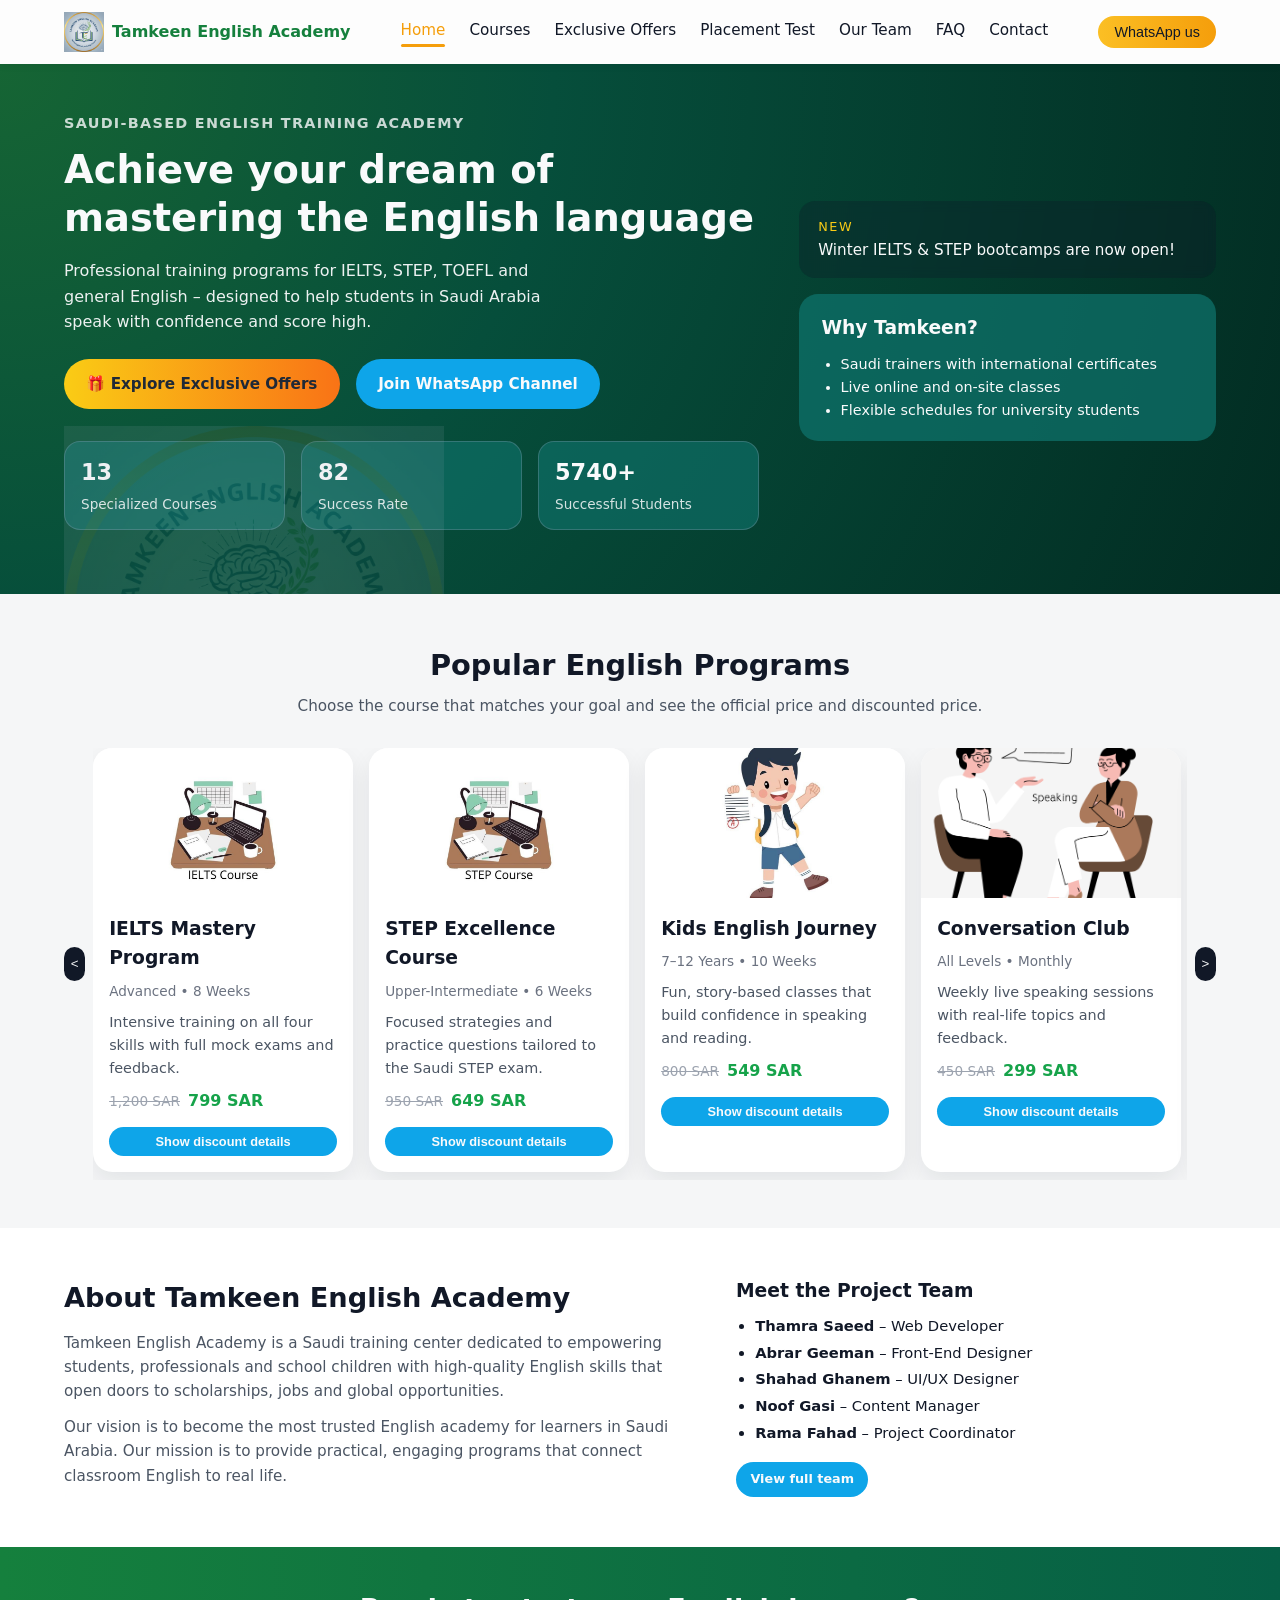
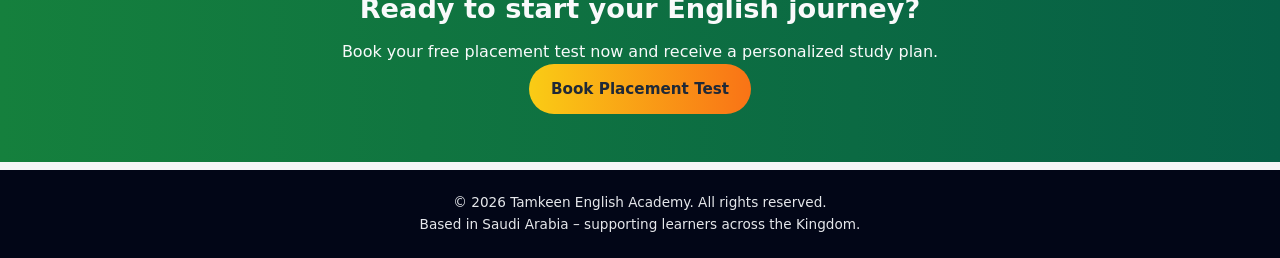
<file: index.html>
<!DOCTYPE html>
<html lang="en">
<head>
    <meta charset="UTF-8">
    <title>Tamkeen English Academy</title>
    <meta name="viewport" content="width=device-width, initial-scale=1.0">
    <link rel="stylesheet" href="css/style.css">
    <script defer src="js/main.js"></script>
</head>
<body>

    <!-- Header / Navigation -->
    <header class="main-header">
        <div class="container header-inner">
            <div class="logo-area">
                <img src="images/logo.png" alt="Tamkeen English Academy logo" class="logo-img">
                <span class="logo-text">Tamkeen English Academy</span>
            </div>

            <nav class="main-nav">
                <a href="index.html" class="active">Home</a>
                <a href="courses.html">Courses</a>
                <a href="offers.html">Exclusive Offers</a>
                <a href="placement-test.html">Placement Test</a>
                <a href="team.html">Our Team</a>
                <a href="faq.html">FAQ</a>
                <a href="contact.html">Contact</a>
            </nav>

            <button class="btn-whatsapp-header">
                WhatsApp us
            </button>

            <!-- Mobile menu toggle -->
            <button class="menu-toggle" data-menu-toggle>
                ☰
            </button>
        </div>
    </header>

    <!-- HERO SECTION -->
    <section class="hero">
        <!-- watermark logo that rotates -->
        <div class="hero-watermark"></div>

        <div class="container hero-inner">
            <div class="hero-text">
                <h5 class="hero-subtitle">Saudi-based English Training Academy</h5>
                <h1 class="hero-title">
                    Achieve your dream of mastering the English language
                </h1>
                <p class="hero-description">
                    Professional training programs for IELTS, STEP, TOEFL and general English –
                    designed to help students in Saudi Arabia speak with confidence and score high.
                </p>

                <div class="hero-buttons">
                    <a href="offers.html" class="btn main-btn">
                        🎁 Explore Exclusive Offers
                    </a>
                    <a href="https://wa.me/" class="btn secondary-btn">
                        Join WhatsApp Channel
                    </a>
                </div>

                <div class="hero-stats">
                    <div class="stat-card">
                        <span class="stat-number" data-counter="13">0</span>
                        <span class="stat-label">Specialized Courses</span>
                    </div>
                    <div class="stat-card">
                        <span class="stat-number" data-counter="98">0</span>
                        <span class="stat-label">Success Rate</span>
                    </div>
                    <div class="stat-card">
                        <span class="stat-number" data-counter="8500">0</span>
                        <span class="stat-label">Successful Students</span>
                    </div>
                </div>
            </div>

            <div class="hero-side">
                <div class="hero-badge">
                    <p class="hero-badge-title">New</p>
                    <p class="hero-badge-text">Winter IELTS & STEP bootcamps are now open!</p>
                </div>

                <div class="hero-highlight">
                    <h3>Why Tamkeen?</h3>
                    <ul>
                        <li>Saudi trainers with international certificates</li>
                        <li>Live online and on-site classes</li>
                        <li>Flexible schedules for university students</li>
                    </ul>
                </div>
            </div>
        </div>
    </section>

    <!-- COURSES HORIZONTAL CARDS -->
    <section class="courses-section">
        <div class="container">
            <div class="section-header">
                <h2>Popular English Programs</h2>
                <p>Choose the course that matches your goal and see the official price and discounted price.</p>
            </div>

            <div class="courses-carousel-wrapper">
                <button class="carousel-btn prev" data-courses-prev>&lt;</button>

                <div class="courses-carousel" data-courses-track>
                    <!-- Card 1 -->
                    <article class="course-card">
                        <img src="images/ielts-course.jpg" alt="IELTS preparation course">
                        <div class="course-body">
                            <h3>IELTS Mastery Program</h3>
                            <p class="course-level">Advanced • 8 Weeks</p>
                            <p class="course-desc">
                                Intensive training on all four skills with full mock exams and feedback.
                            </p>
                            <div class="course-price">
                                <span class="old-price">1,200 SAR</span>
                                <span class="new-price">799 SAR</span>
                            </div>
                            <button class="btn small-btn show-discount">
                                Show discount details
                            </button>
                        </div>
                    </article>

                    <!-- Card 2 -->
                    <article class="course-card">
                        <img src="images/step-course.jpg" alt="STEP exam course">
                        <div class="course-body">
                            <h3>STEP Excellence Course</h3>
                            <p class="course-level">Upper-Intermediate • 6 Weeks</p>
                            <p class="course-desc">
                                Focused strategies and practice questions tailored to the Saudi STEP exam.
                            </p>
                            <div class="course-price">
                                <span class="old-price">950 SAR</span>
                                <span class="new-price">649 SAR</span>
                            </div>
                            <button class="btn small-btn show-discount">
                                Show discount details
                            </button>
                        </div>
                    </article>

                    <!-- Card 3 -->
                    <article class="course-card">
                        <img src="images/kids.jpg" alt="English for kids program">
                        <div class="course-body">
                            <h3>Kids English Journey</h3>
                            <p class="course-level">7–12 Years • 10 Weeks</p>
                            <p class="course-desc">
                                Fun, story-based classes that build confidence in speaking and reading.
                            </p>
                            <div class="course-price">
                                <span class="old-price">800 SAR</span>
                                <span class="new-price">549 SAR</span>
                            </div>
                            <button class="btn small-btn show-discount">
                                Show discount details
                            </button>
                        </div>
                    </article>

                    <!-- Card 4 -->
                    <article class="course-card">
                        <img src="images/conversation.jpg" alt="Conversation club">
                        <div class="course-body">
                            <h3>Conversation Club</h3>
                            <p class="course-level">All Levels • Monthly</p>
                            <p class="course-desc">
                                Weekly live speaking sessions with real-life topics and feedback.
                            </p>
                            <div class="course-price">
                                <span class="old-price">450 SAR</span>
                                <span class="new-price">299 SAR</span>
                            </div>
                            <button class="btn small-btn show-discount">
                                Show discount details
                            </button>
                        </div>
                    </article>

                    <!-- Card 5 -->
                    <article class="course-card">
                        <img src="images/toefl-general.jpg" alt="TOEFL preparation">
                        <div class="course-body">
                            <h3>TOEFL Prep Track</h3>
                            <p class="course-level">Advanced • 6 Weeks</p>
                            <p class="course-desc">
                                Build academic vocabulary and exam strategies for a high TOEFL score.
                            </p>
                            <div class="course-price">
                                <span class="old-price">1,150 SAR</span>
                                <span class="new-price">789 SAR</span>
                            </div>
                            <button class="btn small-btn show-discount">
                                Show discount details
                            </button>
                        </div>
                    </article>

                    <!-- Card 6 -->
                    <article class="course-card">
                        <img src="images/placement-test.jpg" alt="English placement test">
                        <div class="course-body">
                            <h3>Online Placement Test</h3>
                            <p class="course-level">Free • 15 Minutes</p>
                            <p class="course-desc">
                                Discover your current English level and get a personalized course plan.
                            </p>
                            <div class="course-price">
                                <span class="old-price">120 SAR</span>
                                <span class="new-price">FREE</span>
                            </div>
                            <button class="btn small-btn show-discount">
                                Show discount details
                            </button>
                        </div>
                    </article>
                </div>

                <button class="carousel-btn next" data-courses-next>&gt;</button>
            </div>
        </div>
    </section>

    <!-- SHORT ABOUT & TEAM PREVIEW -->
    <section class="about-section">
        <div class="container about-inner">
            <div class="about-text">
                <h2>About Tamkeen English Academy</h2>
                <p>
                    Tamkeen English Academy is a Saudi training center dedicated to empowering students,
                    professionals and school children with high-quality English skills that open doors to
                    scholarships, jobs and global opportunities.
                </p>
                <p>
                    Our vision is to become the most trusted English academy for learners in Saudi Arabia.
                    Our mission is to provide practical, engaging programs that connect classroom English
                    to real life.
                </p>
            </div>
         
            <div class="team-preview">
                <h3>Meet the Project Team</h3>
                <ul>
                    <li><strong>Thamra Saeed</strong> – Web Developer</li>
                    <li><strong>Abrar Geeman</strong> – Front-End Designer</li>
                    <li><strong>Shahad Ghanem</strong> – UI/UX Designer</li>
                    <li><strong>Noof Gasi</strong> – Content Manager</li>
                    <li><strong>Rama Fahad</strong> – Project Coordinator</li>
                </ul>
                <a href="team.html" class="btn small-btn">View full team</a>
            </div>
        </div>
    </section>

    <!-- CALL TO ACTION -->
    <section class="cta-section">
        <div class="container cta-inner">
            <h2>Ready to start your English journey?</h2>
            <p>Book your free placement test now and receive a personalized study plan.</p>
            <a href="placement-test.html" class="btn main-btn">Book Placement Test</a>
        </div>
    </section>

    <!-- Scroll to top button -->
    <button class="scroll-top" data-scroll-top>
        ↑
    </button>

    <!-- Footer -->
    <footer class="main-footer">
        <div class="container footer-inner">
            <p>&copy; 2026 Tamkeen English Academy. All rights reserved.</p>
            <p>Based in Saudi Arabia – supporting learners across the Kingdom.</p>
        </div>
    </footer>

</body>
</html>
</file>
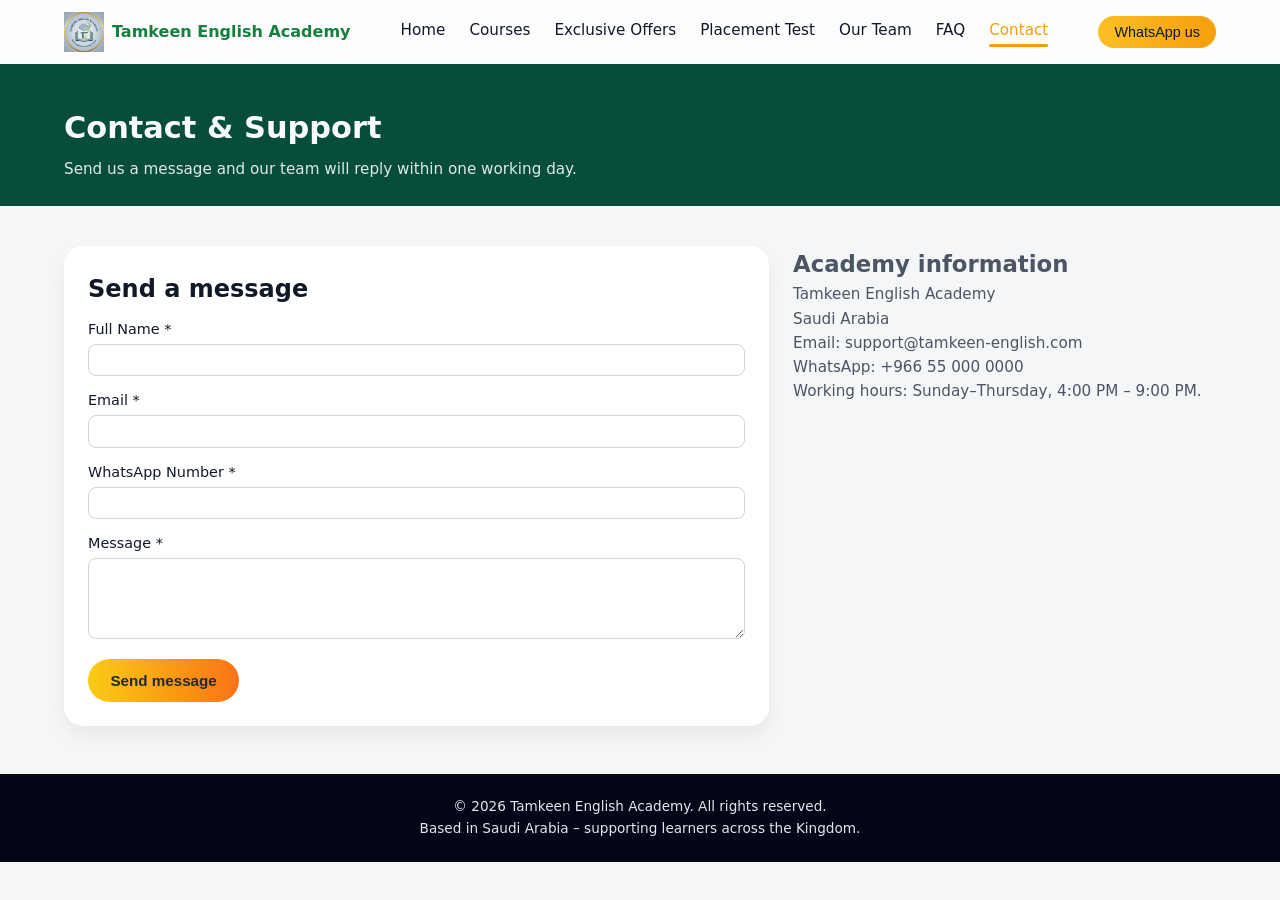
<file: contact.html>
<!DOCTYPE html>
<html lang="en">
<head>
    <meta charset="UTF-8">
    <title>Contact - Tamkeen English Academy</title>
    <meta name="viewport" content="width=device-width, initial-scale=1.0">
    <link rel="stylesheet" href="css/style.css">
    <script defer src="js/main.js"></script>
</head>
<body>

<header class="main-header">
    <div class="container header-inner">
        <div class="logo-area">
            <img src="images/logo.png" alt="Tamkeen English Academy logo" class="logo-img">
            <span class="logo-text">Tamkeen English Academy</span>
        </div>

        <nav class="main-nav">
            <a href="index.html">Home</a>
            <a href="courses.html">Courses</a>
            <a href="offers.html">Exclusive Offers</a>
            <a href="placement-test.html">Placement Test</a>
            <a href="team.html">Our Team</a>
            <a href="faq.html">FAQ</a>
            <a href="contact.html" class="active">Contact</a>
        </nav>

        <button class="btn-whatsapp-header">WhatsApp us</button>
        <button class="menu-toggle" data-menu-toggle>☰</button>
    </div>
</header>

<main>

    <section class="page-hero">
        <div class="container">
            <h1 class="page-title">Contact & Support</h1>
            <p class="page-subtitle">
                Send us a message and our team will reply within one working day.
            </p>
        </div>
    </section>

    <section class="page-section">
        <div class="container contact-layout">
            <div class="form-card">
                <h2>Send a message</h2>

                <form data-validate="form">
                    <div class="form-row">
                        <label>Full Name *</label>
                        <input type="text" data-required>
                    </div>

                    <div class="form-row">
                        <label>Email *</label>
                        <input type="email" data-required>
                    </div>

                    <div class="form-row">
                        <label>WhatsApp Number *</label>
                        <input type="text" data-required>
                    </div>

                    <div class="form-row">
                        <label>Message *</label>
                        <textarea rows="4" data-required></textarea>
                    </div>

                    <button type="submit" class="btn main-btn">Send message</button>
                </form>
            </div>

            <div class="contact-info">
                <h2>Academy information</h2>
                <p>
                    Tamkeen English Academy<br>
                    Saudi Arabia
                </p>
                <p>
                    Email: support@tamkeen-english.com<br>
                    WhatsApp: +966 55 000 0000
                </p>
                <p>
                    Working hours: Sunday–Thursday, 4:00 PM – 9:00 PM.
                </p>
            </div>
        </div>
    </section>

</main>

<footer class="main-footer">
    <div class="container footer-inner">
        <p>&copy; 2026 Tamkeen English Academy. All rights reserved.</p>
        <p>Based in Saudi Arabia – supporting learners across the Kingdom.</p>
    </div>
</footer>

</body>
</html>
</file>
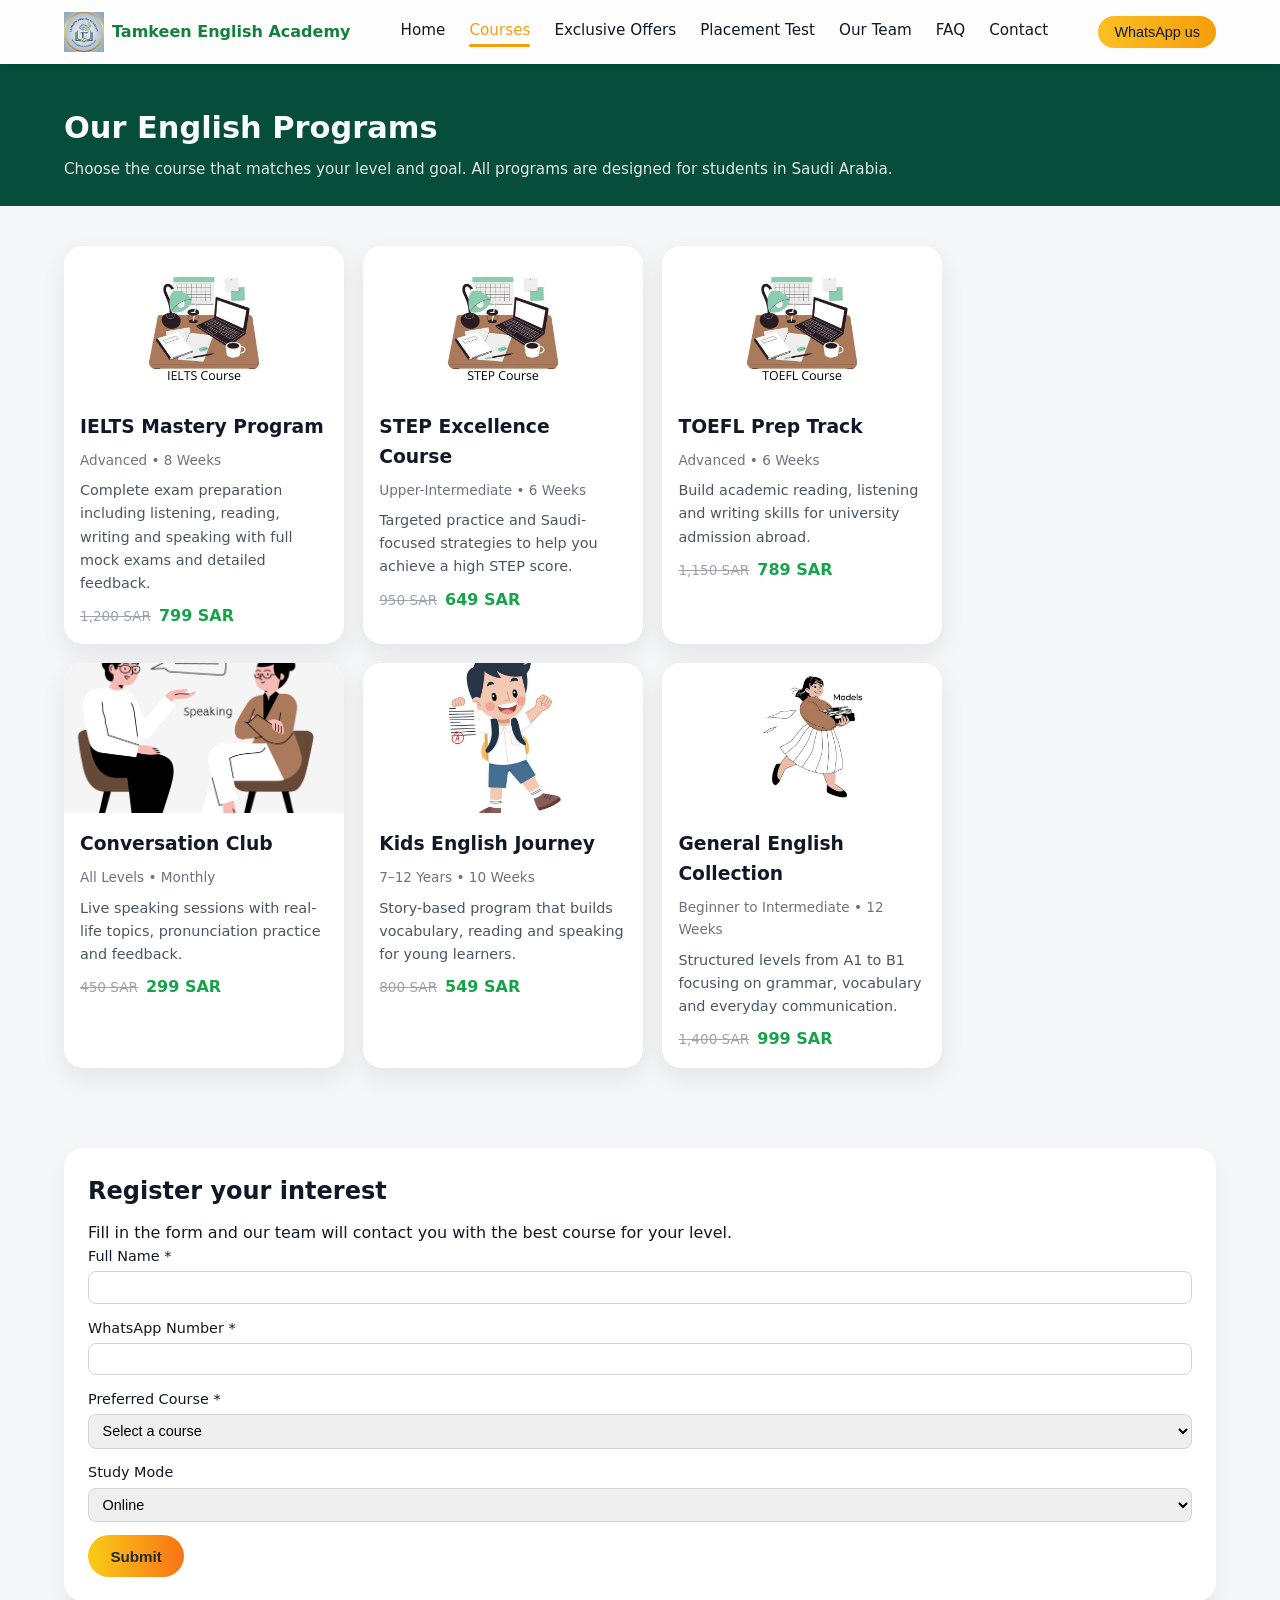
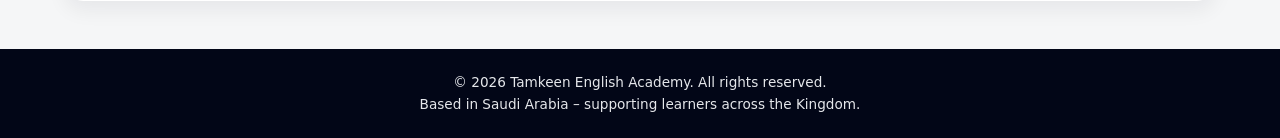
<file: courses.html>
<!DOCTYPE html>
<html lang="en">
<head>
    <meta charset="UTF-8">
    <title>Courses - Tamkeen English Academy</title>
    <meta name="viewport" content="width=device-width, initial-scale=1.0">
    <link rel="stylesheet" href="css/style.css">
    <script defer src="js/main.js"></script>
</head>
<body>

<header class="main-header">
    <div class="container header-inner">
        <div class="logo-area">
            <img src="images/logo.png" alt="Tamkeen English Academy logo" class="logo-img">
            <span class="logo-text">Tamkeen English Academy</span>
        </div>

        <nav class="main-nav">
            <a href="index.html">Home</a>
            <a href="courses.html" class="active">Courses</a>
            <a href="offers.html">Exclusive Offers</a>
            <a href="placement-test.html">Placement Test</a>
            <a href="team.html">Our Team</a>
            <a href="faq.html">FAQ</a>
            <a href="contact.html">Contact</a>
        </nav>

        <button class="btn-whatsapp-header">WhatsApp us</button>
        <button class="menu-toggle" data-menu-toggle>☰</button>
    </div>
</header>

<main>

    <section class="page-hero">
        <div class="container">
            <h1 class="page-title">Our English Programs</h1>
            <p class="page-subtitle">
                Choose the course that matches your level and goal. All programs are designed for students in Saudi Arabia.
            </p>
        </div>
    </section>

    <section class="page-section">
        <div class="container courses-grid">
            <!-- Reuse course cards -->
            <article class="course-card">
                <img src="images/ielts-course.jpg" alt="IELTS preparation course">
                <div class="course-body">
                    <h3>IELTS Mastery Program</h3>
                    <p class="course-level">Advanced • 8 Weeks</p>
                    <p class="course-desc">
                        Complete exam preparation including listening, reading, writing and speaking
                        with full mock exams and detailed feedback.
                    </p>
                    <div class="course-price">
                        <span class="old-price">1,200 SAR</span>
                        <span class="new-price">799 SAR</span>
                    </div>
                </div>
            </article>

            <article class="course-card">
                <img src="images/step-course.jpg" alt="STEP exam course">
                <div class="course-body">
                    <h3>STEP Excellence Course</h3>
                    <p class="course-level">Upper-Intermediate • 6 Weeks</p>
                    <p class="course-desc">
                        Targeted practice and Saudi-focused strategies to help you achieve a high STEP score.
                    </p>
                    <div class="course-price">
                        <span class="old-price">950 SAR</span>
                        <span class="new-price">649 SAR</span>
                    </div>
                </div>
            </article>

            <article class="course-card">
                <img src="images/toefl-general.jpg" alt="TOEFL course">
                <div class="course-body">
                    <h3>TOEFL Prep Track</h3>
                    <p class="course-level">Advanced • 6 Weeks</p>
                    <p class="course-desc">
                        Build academic reading, listening and writing skills for university admission abroad.
                    </p>
                    <div class="course-price">
                        <span class="old-price">1,150 SAR</span>
                        <span class="new-price">789 SAR</span>
                    </div>
                </div>
            </article>

            <article class="course-card">
                <img src="images/conversation.jpg" alt="Conversation club">
                <div class="course-body">
                    <h3>Conversation Club</h3>
                    <p class="course-level">All Levels • Monthly</p>
                    <p class="course-desc">
                        Live speaking sessions with real-life topics, pronunciation practice and feedback.
                    </p>
                    <div class="course-price">
                        <span class="old-price">450 SAR</span>
                        <span class="new-price">299 SAR</span>
                    </div>
                </div>
            </article>

            <article class="course-card">
                <img src="images/kids.jpg" alt="Kids English program">
                <div class="course-body">
                    <h3>Kids English Journey</h3>
                    <p class="course-level">7–12 Years • 10 Weeks</p>
                    <p class="course-desc">
                        Story-based program that builds vocabulary, reading and speaking for young learners.
                    </p>
                    <div class="course-price">
                        <span class="old-price">800 SAR</span>
                        <span class="new-price">549 SAR</span>
                    </div>
                </div>
            </article>

            <article class="course-card">
                <img src="images/collections.jpg" alt="General English collection">
                <div class="course-body">
                    <h3>General English Collection</h3>
                    <p class="course-level">Beginner to Intermediate • 12 Weeks</p>
                    <p class="course-desc">
                        Structured levels from A1 to B1 focusing on grammar, vocabulary and everyday communication.
                    </p>
                    <div class="course-price">
                        <span class="old-price">1,400 SAR</span>
                        <span class="new-price">999 SAR</span>
                    </div>
                </div>
            </article>

        </div>
    </section>

    <!-- Simple registration form (uses JS validation) -->
    <section class="page-section">
        <div class="container form-card">
            <h2>Register your interest</h2>
            <p>Fill in the form and our team will contact you with the best course for your level.</p>

            <form data-validate="form">
                <div class="form-row">
                    <label>Full Name *</label>
                    <input type="text" data-required>
                </div>

                <div class="form-row">
                    <label>WhatsApp Number *</label>
                    <input type="text" data-required>
                </div>

                <div class="form-row">
                    <label>Preferred Course *</label>
                    <select data-required>
                        <option value="">Select a course</option>
                        <option>IELTS Mastery Program</option>
                        <option>STEP Excellence Course</option>
                        <option>TOEFL Prep Track</option>
                        <option>Conversation Club</option>
                        <option>Kids English Journey</option>
                        <option>General English Collection</option>
                    </select>
                </div>

                <div class="form-row">
                    <label>Study Mode</label>
                    <select>
                        <option>Online</option>
                        <option>On-site (Saudi Arabia)</option>
                        <option>Hybrid</option>
                    </select>
                </div>

                <button type="submit" class="btn main-btn">Submit</button>
            </form>
        </div>
    </section>

</main>

<footer class="main-footer">
    <div class="container footer-inner">
        <p>&copy; 2026 Tamkeen English Academy. All rights reserved.</p>
        <p>Based in Saudi Arabia – supporting learners across the Kingdom.</p>
    </div>
</footer>

</body>
</html>
</file>
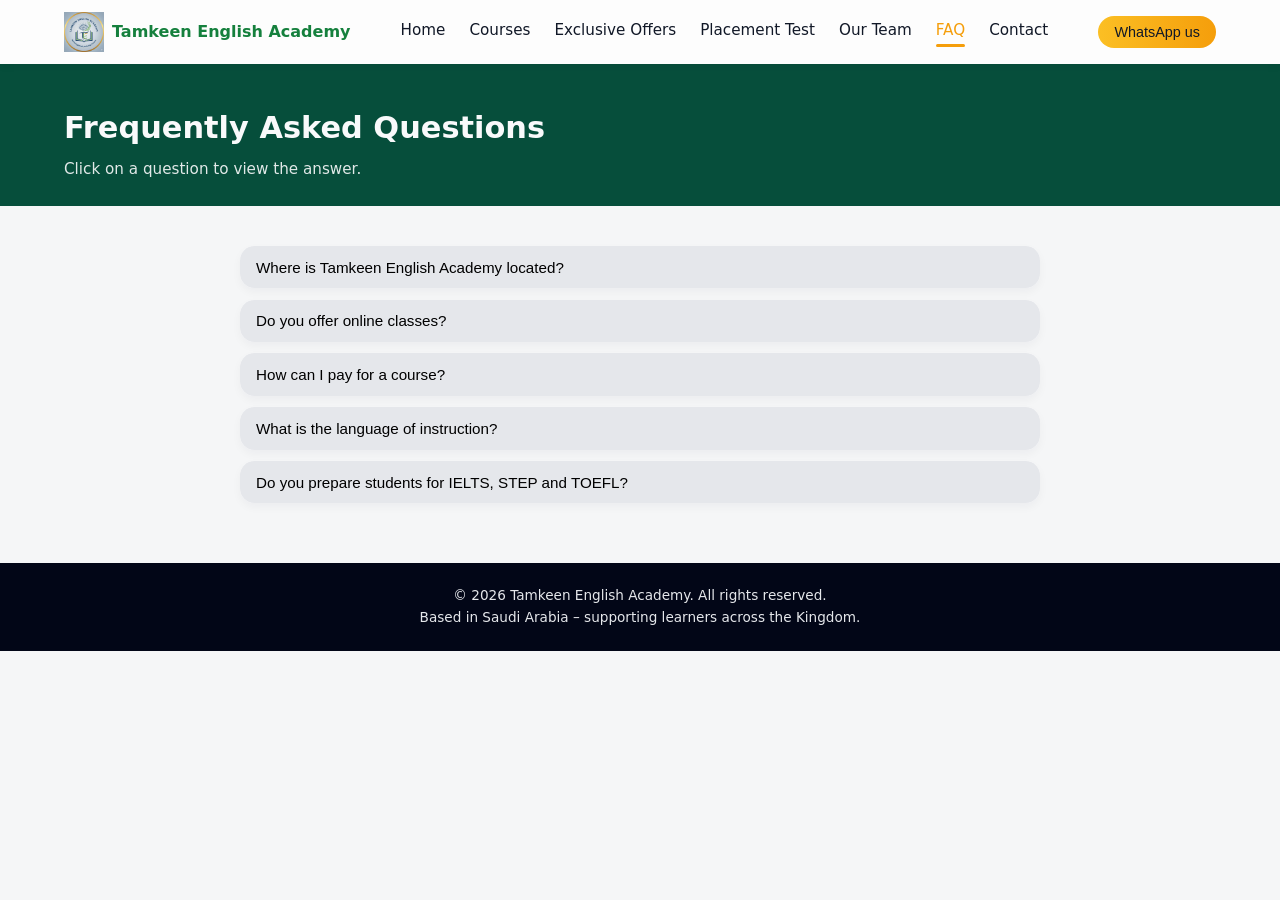
<file: faq.html>
<!DOCTYPE html>
<html lang="en">
<head>
    <meta charset="UTF-8">
    <title>FAQ - Tamkeen English Academy</title>
    <meta name="viewport" content="width=device-width, initial-scale=1.0">
    <link rel="stylesheet" href="css/style.css">
    <script defer src="js/main.js"></script>
</head>
<body>

<header class="main-header">
    <div class="container header-inner">
        <div class="logo-area">
            <img src="images/logo.png" alt="Tamkeen English Academy logo" class="logo-img">
            <span class="logo-text">Tamkeen English Academy</span>
        </div>

        <nav class="main-nav">
            <a href="index.html">Home</a>
            <a href="courses.html">Courses</a>
            <a href="offers.html">Exclusive Offers</a>
            <a href="placement-test.html">Placement Test</a>
            <a href="team.html">Our Team</a>
            <a href="faq.html" class="active">FAQ</a>
            <a href="contact.html">Contact</a>
        </nav>

        <button class="btn-whatsapp-header">WhatsApp us</button>
        <button class="menu-toggle" data-menu-toggle>☰</button>
    </div>
</header>

<main>

    <section class="page-hero">
        <div class="container">
            <h1 class="page-title">Frequently Asked Questions</h1>
            <p class="page-subtitle">
                Click on a question to view the answer.
            </p>
        </div>
    </section>

    <section class="page-section">
        <div class="container faq-list">

            <div class="faq-item">
                <button type="button" class="faq-question">
                    Where is Tamkeen English Academy located?
                </button>
                <div class="faq-answer">
                    <p>
                        Tamkeen English Academy is based in Saudi Arabia and offers both online
                        and on-site programs. Exact locations for on-site classes are shared with
                        registered students.
                    </p>
                </div>
            </div>

            <div class="faq-item">
                <button type="button" class="faq-question">
                    Do you offer online classes?
                </button>
                <div class="faq-answer">
                    <p>
                        Yes. Most of our programs are available online through live virtual classrooms,
                        which are suitable for students from any city in the Kingdom.
                    </p>
                </div>
            </div>

            <div class="faq-item">
                <button type="button" class="faq-question">
                    How can I pay for a course?
                </button>
                <div class="faq-answer">
                    <p>
                        You can pay by bank transfer or through local payment methods in Saudi Arabia.
                        Payment details will be sent to you after registration.
                    </p>
                </div>
            </div>

            <div class="faq-item">
                <button type="button" class="faq-question">
                    What is the language of instruction?
                </button>
                <div class="faq-answer">
                    <p>
                        The main language of instruction is English, but trainers can support students
                        in Arabic when necessary, especially at beginner levels.
                    </p>
                </div>
            </div>

            <div class="faq-item">
                <button type="button" class="faq-question">
                    Do you prepare students for IELTS, STEP and TOEFL?
                </button>
                <div class="faq-answer">
                    <p>
                        Yes. We have specialized programs for IELTS, STEP and TOEFL with mock exams and
                        exam strategies focused on Saudi students.
                    </p>
                </div>
            </div>

        </div>
    </section>

</main>

<footer class="main-footer">
    <div class="container footer-inner">
        <p>&copy; 2026 Tamkeen English Academy. All rights reserved.</p>
        <p>Based in Saudi Arabia – supporting learners across the Kingdom.</p>
    </div>
</footer>

</body>
</html>
</file>
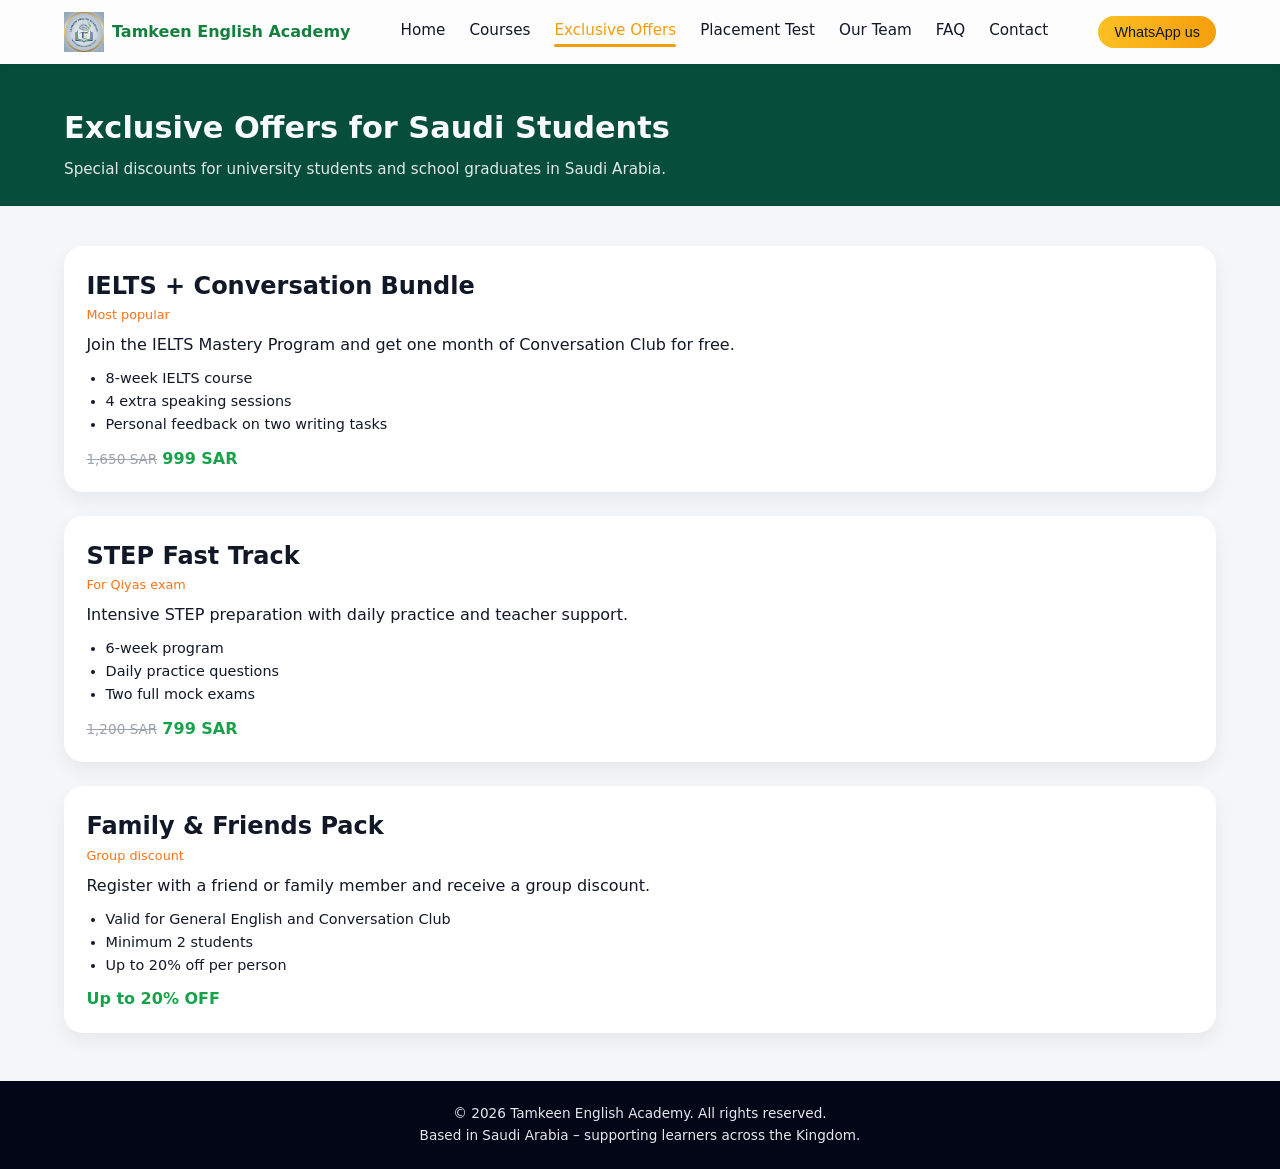
<file: offers.html>
<!DOCTYPE html>
<html lang="en">
<head>
    <meta charset="UTF-8">
    <title>Exclusive Offers - Tamkeen English Academy</title>
    <meta name="viewport" content="width=device-width, initial-scale=1.0">
    <link rel="stylesheet" href="css/style.css">
    <script defer src="js/main.js"></script>
</head>
<body>

<header class="main-header">
    <div class="container header-inner">
        <div class="logo-area">
            <img src="images/logo.png" alt="Tamkeen English Academy logo" class="logo-img">
            <span class="logo-text">Tamkeen English Academy</span>
        </div>

        <nav class="main-nav">
            <a href="index.html">Home</a>
            <a href="courses.html">Courses</a>
            <a href="offers.html" class="active">Exclusive Offers</a>
            <a href="placement-test.html">Placement Test</a>
            <a href="team.html">Our Team</a>
            <a href="faq.html">FAQ</a>
            <a href="contact.html">Contact</a>
        </nav>

        <button class="btn-whatsapp-header">WhatsApp us</button>
        <button class="menu-toggle" data-menu-toggle>☰</button>
    </div>
</header>

<main>

    <section class="page-hero">
        <div class="container">
            <h1 class="page-title">Exclusive Offers for Saudi Students</h1>
            <p class="page-subtitle">
                Special discounts for university students and school graduates in Saudi Arabia.
            </p>
        </div>
    </section>

    <section class="page-section">
        <div class="container offers-grid">

            <article class="offer-card">
                <h2>IELTS + Conversation Bundle</h2>
                <p class="offer-tag">Most popular</p>
                <p>
                    Join the IELTS Mastery Program and get one month of Conversation Club for free.
                </p>
                <ul>
                    <li>8-week IELTS course</li>
                    <li>4 extra speaking sessions</li>
                    <li>Personal feedback on two writing tasks</li>
                </ul>
                <div class="offer-price">
                    <span class="old-price">1,650 SAR</span>
                    <span class="new-price">999 SAR</span>
                </div>
            </article>

            <article class="offer-card">
                <h2>STEP Fast Track</h2>
                <p class="offer-tag">For Qiyas exam</p>
                <p>
                    Intensive STEP preparation with daily practice and teacher support.
                </p>
                <ul>
                    <li>6-week program</li>
                    <li>Daily practice questions</li>
                    <li>Two full mock exams</li>
                </ul>
                <div class="offer-price">
                    <span class="old-price">1,200 SAR</span>
                    <span class="new-price">799 SAR</span>
                </div>
            </article>

            <article class="offer-card">
                <h2>Family & Friends Pack</h2>
                <p class="offer-tag">Group discount</p>
                <p>
                    Register with a friend or family member and receive a group discount.
                </p>
                <ul>
                    <li>Valid for General English and Conversation Club</li>
                    <li>Minimum 2 students</li>
                    <li>Up to 20% off per person</li>
                </ul>
                <div class="offer-price">
                    <span class="new-price">Up to 20% OFF</span>
                </div>
            </article>

        </div>
    </section>

</main>

<footer class="main-footer">
    <div class="container footer-inner">
        <p>&copy; 2026 Tamkeen English Academy. All rights reserved.</p>
        <p>Based in Saudi Arabia – supporting learners across the Kingdom.</p>
    </div>
</footer>

</body>
</html>
</file>
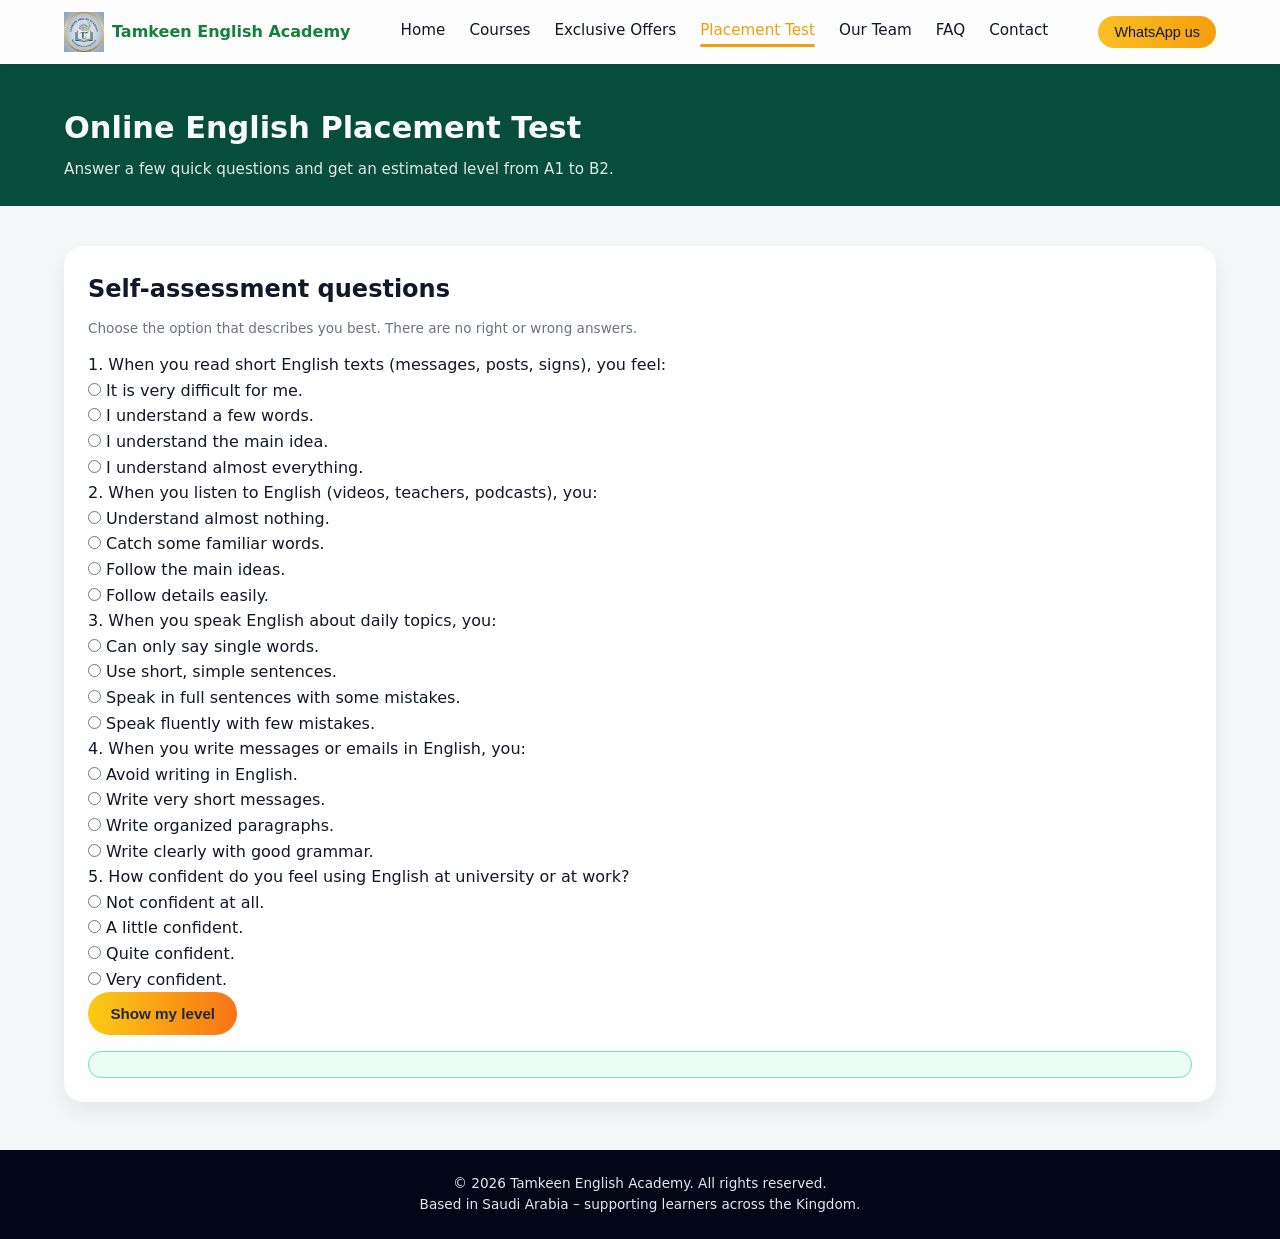
<file: placement-test.html>
<!DOCTYPE html>
<html lang="en">
<head>
    <meta charset="UTF-8">
    <title>Placement Test - Tamkeen English Academy</title>
    <meta name="viewport" content="width=device-width, initial-scale=1.0">
    <link rel="stylesheet" href="css/style.css">
    <script defer src="js/main.js"></script>
</head>
<body>

<header class="main-header">
    <div class="container header-inner">
        <div class="logo-area">
            <img src="images/logo.png" alt="Tamkeen English Academy logo" class="logo-img">
            <span class="logo-text">Tamkeen English Academy</span>
        </div>

        <nav class="main-nav">
            <a href="index.html">Home</a>
            <a href="courses.html">Courses</a>
            <a href="offers.html">Exclusive Offers</a>
            <a href="placement-test.html" class="active">Placement Test</a>
            <a href="team.html">Our Team</a>
            <a href="faq.html">FAQ</a>
            <a href="contact.html">Contact</a>
        </nav>

        <button class="btn-whatsapp-header">WhatsApp us</button>
        <button class="menu-toggle" data-menu-toggle>☰</button>
    </div>
</header>

<main>

    <section class="page-hero">
        <div class="container">
            <h1 class="page-title">Online English Placement Test</h1>
            <p class="page-subtitle">
                Answer a few quick questions and get an estimated level from A1 to B2.
            </p>
        </div>
    </section>

    <section class="page-section">
        <div class="container form-card">
            <h2>Self-assessment questions</h2>
            <p class="small-note">
                Choose the option that describes you best. There are no right or wrong answers.
            </p>

            <form id="placement-form">
                <!-- Question 1 -->
                <div class="question-block" data-question>
                    <p>1. When you read short English texts (messages, posts, signs), you feel:</p>
                    <label><input type="radio" name="q1" value="1"> It is very difficult for me.</label><br>
                    <label><input type="radio" name="q1" value="2"> I understand a few words.</label><br>
                    <label><input type="radio" name="q1" value="3"> I understand the main idea.</label><br>
                    <label><input type="radio" name="q1" value="4"> I understand almost everything.</label>
                </div>

                <!-- Question 2 -->
                <div class="question-block" data-question>
                    <p>2. When you listen to English (videos, teachers, podcasts), you:</p>
                    <label><input type="radio" name="q2" value="1"> Understand almost nothing.</label><br>
                    <label><input type="radio" name="q2" value="2"> Catch some familiar words.</label><br>
                    <label><input type="radio" name="q2" value="3"> Follow the main ideas.</label><br>
                    <label><input type="radio" name="q2" value="4"> Follow details easily.</label>
                </div>

                <!-- Question 3 -->
                <div class="question-block" data-question>
                    <p>3. When you speak English about daily topics, you:</p>
                    <label><input type="radio" name="q3" value="1"> Can only say single words.</label><br>
                    <label><input type="radio" name="q3" value="2"> Use short, simple sentences.</label><br>
                    <label><input type="radio" name="q3" value="3"> Speak in full sentences with some mistakes.</label><br>
                    <label><input type="radio" name="q3" value="4"> Speak fluently with few mistakes.</label>
                </div>

                <!-- Question 4 -->
                <div class="question-block" data-question>
                    <p>4. When you write messages or emails in English, you:</p>
                    <label><input type="radio" name="q4" value="1"> Avoid writing in English.</label><br>
                    <label><input type="radio" name="q4" value="2"> Write very short messages.</label><br>
                    <label><input type="radio" name="q4" value="3"> Write organized paragraphs.</label><br>
                    <label><input type="radio" name="q4" value="4"> Write clearly with good grammar.</label>
                </div>

                <!-- Question 5 -->
                <div class="question-block" data-question>
                    <p>5. How confident do you feel using English at university or at work?</p>
                    <label><input type="radio" name="q5" value="1"> Not confident at all.</label><br>
                    <label><input type="radio" name="q5" value="2"> A little confident.</label><br>
                    <label><input type="radio" name="q5" value="3"> Quite confident.</label><br>
                    <label><input type="radio" name="q5" value="4"> Very confident.</label>
                </div>

                <button type="submit" class="btn main-btn">Show my level</button>
            </form>

            <div id="placement-result" class="placement-result-box"></div>
        </div>
    </section>

</main>

<footer class="main-footer">
    <div class="container footer-inner">
        <p>&copy; 2026 Tamkeen English Academy. All rights reserved.</p>
        <p>Based in Saudi Arabia – supporting learners across the Kingdom.</p>
    </div>
</footer>

</body>
</html>
</file>
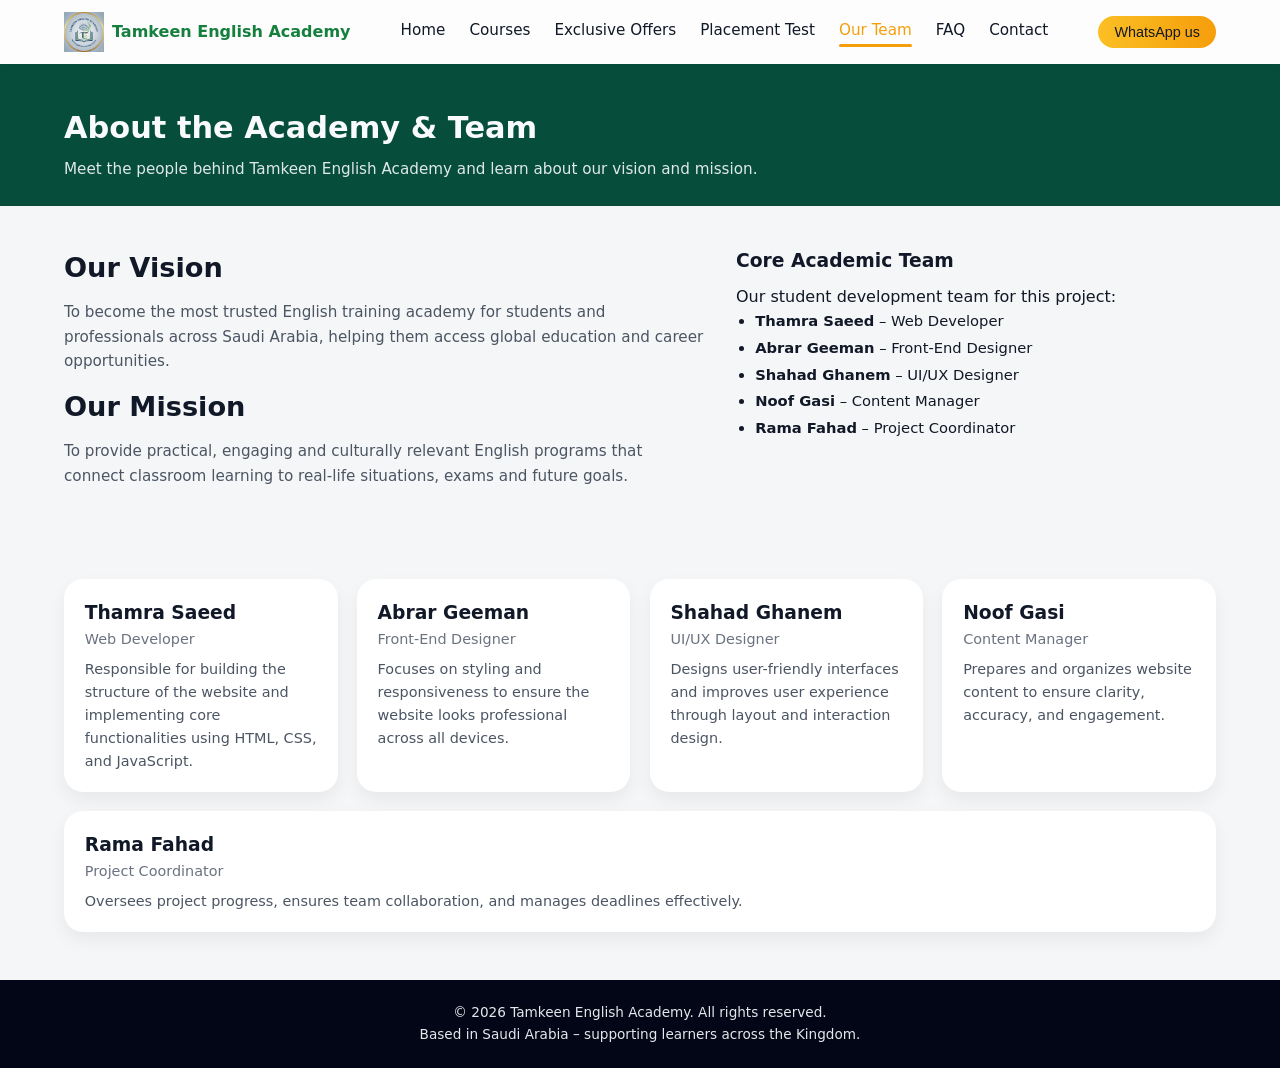
<file: team.html>
<!DOCTYPE html>
<html lang="en">
<head>
    <meta charset="UTF-8">
    <title>Our Team - Tamkeen English Academy</title>
    <meta name="viewport" content="width=device-width, initial-scale=1.0">
    <link rel="stylesheet" href="css/style.css">
    <script defer src="js/main.js"></script>
</head>
<body>

<header class="main-header">
    <div class="container header-inner">
        <div class="logo-area">
            <img src="images/logo.png" alt="Tamkeen English Academy logo" class="logo-img">
            <span class="logo-text">Tamkeen English Academy</span>
        </div>

        <nav class="main-nav">
            <a href="index.html">Home</a>
            <a href="courses.html">Courses</a>
            <a href="offers.html">Exclusive Offers</a>
            <a href="placement-test.html">Placement Test</a>
            <a href="team.html" class="active">Our Team</a>
            <a href="faq.html">FAQ</a>
            <a href="contact.html">Contact</a>
        </nav>

        <button class="btn-whatsapp-header">WhatsApp us</button>
        <button class="menu-toggle" data-menu-toggle>☰</button>
    </div>
</header>

<main>

    <section class="page-hero">
        <div class="container">
            <h1 class="page-title">About the Academy & Team</h1>
            <p class="page-subtitle">
                Meet the people behind Tamkeen English Academy and learn about our vision and mission.
            </p>
        </div>
    </section>

    <section class="page-section">
        <div class="container about-inner">
            <div class="about-text">
                <h2>Our Vision</h2>
                <p>
                    To become the most trusted English training academy for students and professionals
                    across Saudi Arabia, helping them access global education and career opportunities.
                </p>

                <h2>Our Mission</h2>
                <p>
                    To provide practical, engaging and culturally relevant English programs that connect
                    classroom learning to real-life situations, exams and future goals.
                </p>
            </div>

            <div class="team-preview">
                <h3>Core Academic Team</h3>
                <p>Our student development team for this project:</p>
                <ul>
                    <li><strong>Thamra Saeed</strong> – Web Developer</li>
                    <li><strong>Abrar Geeman</strong> – Front-End Designer</li>
                    <li><strong>Shahad Ghanem</strong> – UI/UX Designer</li>
                    <li><strong>Noof Gasi</strong> – Content Manager</li>
                    <li><strong>Rama Fahad</strong> – Project Coordinator</li>
                </ul>
            </div>
        </div>
    </section>

    <section class="page-section">
        <div class="container team-grid">

            <article class="team-card">
                <h3>Thamra Saeed</h3>
                <p class="team-role">Web Developer</p>
                <p class="team-bio">
                    Responsible for building the structure of the website and implementing core functionalities
                    using HTML, CSS, and JavaScript.
                </p>
            </article>

            <article class="team-card">
                <h3>Abrar Geeman</h3>
                <p class="team-role">Front-End Designer</p>
                <p class="team-bio">
                    Focuses on styling and responsiveness to ensure the website looks professional across all devices.
                </p>
            </article>

            <article class="team-card">
                <h3>Shahad Ghanem</h3>
                <p class="team-role">UI/UX Designer</p>
                <p class="team-bio">
                    Designs user-friendly interfaces and improves user experience through layout and interaction design.
                </p>
            </article>

            <article class="team-card">
                <h3>Noof Gasi</h3>
                <p class="team-role">Content Manager</p>
                <p class="team-bio">
                    Prepares and organizes website content to ensure clarity, accuracy, and engagement.
                </p>
            </article>

            <article class="team-card">
                <h3>Rama Fahad</h3>
                <p class="team-role">Project Coordinator</p>
                <p class="team-bio">
                    Oversees project progress, ensures team collaboration, and manages deadlines effectively.
                </p>
            </article>

        </div>
    </section>

</main>
<footer class="main-footer">
    <div class="container footer-inner">
        <p>&copy; 2026 Tamkeen English Academy. All rights reserved.</p>
        <p>Based in Saudi Arabia – supporting learners across the Kingdom.</p>
    </div>
</footer>

</body>
</html>
</file>
<file: css/style.css>
/* ==== Global styles ==== */
* {
    box-sizing: border-box;
    margin: 0;
    padding: 0;
}

body {
    font-family: system-ui, -apple-system, BlinkMacSystemFont, "Segoe UI", sans-serif;
    background: #f5f6f7;
    color: #111827;
    line-height: 1.6;
}

img {
    max-width: 100%;
    display: block;
}

a {
    text-decoration: none;
    color: inherit;
}

.container {
    width: 90%;
    max-width: 1200px;
    margin: 0 auto;
}

/* ==== Header ==== */

.main-header {
    position: sticky;
    top: 0;
    z-index: 50;
    background: #fdfdfd;
    box-shadow: 0 2px 8px rgba(0,0,0,0.06);
}

.header-inner {
    display: flex;
    align-items: center;
    justify-content: space-between;
    padding: 0.75rem 0;
}

.logo-area {
    display: flex;
    align-items: center;
    gap: 0.5rem;
}

.logo-img {
    width: 40px;
    height: 40px;
    object-fit: contain;
}

.logo-text {
    font-weight: 700;
    font-size: 1rem;
    color: #15803d; /* green */
}

.main-nav {
    display: flex;
    gap: 1.5rem;
    font-size: 0.95rem;
}

.main-nav a {
    position: relative;
    padding-bottom: 0.2rem;
}

.main-nav a.active,
.main-nav a:hover {
    color: #f59e0b; /* amber */
}

.main-nav a.active::after,
.main-nav a:hover::after {
    content: "";
    position: absolute;
    left: 0;
    bottom: -0.1rem;
    width: 100%;
    height: 3px;
    border-radius: 999px;
    background: #f59e0b;
}

.btn-whatsapp-header {
    border: none;
    padding: 0.5rem 1rem;
    border-radius: 999px;
    font-size: 0.9rem;
    background: linear-gradient(90deg, #fbbf24, #f59e0b);
    color: #111827;
    cursor: pointer;
}

.btn-whatsapp-header:hover {
    filter: brightness(1.05);
}

.menu-toggle {
    display: none;
    border: none;
    background: transparent;
    font-size: 1.4rem;
    cursor: pointer;
}

/* ==== Hero ==== */

.hero {
    position: relative;
    background: radial-gradient(circle at top left, #166534 0%, #064e3b 40%, #022c22 100%);
    color: #f9fafb;
    padding: 3rem 0 4rem 0;
    overflow: hidden;
}

.hero-inner {
    display: grid;
    grid-template-columns: minmax(0, 2fr) minmax(0, 1.2fr);
    gap: 2.5rem;
    align-items: center;
}

/* watermark logo */
.hero-watermark {
    position: absolute;
    left: 5%;
    bottom: -40%;
    width: 380px;
    height: 380px;
    background-image: url("../images/logo.png");
    background-repeat: no-repeat;
    background-position: center;
    background-size: contain;
    opacity: 0.12;
    filter: blur(0.4px);
    transform-origin: center;
    animation: spin-slow 40s linear infinite;
}

@keyframes spin-slow {
    to { transform: rotate(360deg); }
}

.hero-subtitle {
    font-size: 0.9rem;
    text-transform: uppercase;
    letter-spacing: 0.09em;
    opacity: 0.8;
    margin-bottom: 0.7rem;
}

.hero-title {
    font-size: 2.4rem;
    margin-bottom: 1rem;
    line-height: 1.25;
}

.hero-description {
    font-size: 1rem;
    max-width: 32rem;
    opacity: 0.95;
    margin-bottom: 1.5rem;
}

.hero-buttons {
    display: flex;
    gap: 1rem;
    margin-bottom: 2rem;
    flex-wrap: wrap;
}

.btn {
    display: inline-flex;
    align-items: center;
    justify-content: center;
    padding: 0.8rem 1.4rem;
    border-radius: 999px;
    font-weight: 600;
    border: none;
    cursor: pointer;
    font-size: 0.95rem;
}

.main-btn {
    background: linear-gradient(90deg, #facc15, #f97316);
    color: #1f2937;
}

.secondary-btn {
    background: #0ea5e9;
    color: #f9fafb;
}

.main-btn:hover,
.secondary-btn:hover {
    filter: brightness(1.05);
}

.hero-stats {
    display: flex;
    flex-wrap: wrap;
    gap: 1rem;
}

.stat-card {
    flex: 1 1 120px;
    background: rgba(15, 118, 110, 0.6);
    border-radius: 1rem;
    padding: 0.8rem 1rem;
    border: 1px solid rgba(148,163,184,0.3);
}

.stat-number {
    display: block;
    font-size: 1.4rem;
    font-weight: 700;
}

.stat-label {
    font-size: 0.85rem;
    opacity: 0.85;
}

.hero-side {
    display: flex;
    flex-direction: column;
    gap: 1rem;
}

.hero-badge {
    background: rgba(15, 23, 42, 0.3);
    border-radius: 1rem;
    padding: 1rem 1.2rem;
    backdrop-filter: blur(6px);
}

.hero-badge-title {
    font-size: 0.8rem;
    text-transform: uppercase;
    letter-spacing: 0.12em;
    color: #facc15;
}

.hero-badge-text {
    font-size: 0.95rem;
}

.hero-highlight {
    background: rgba(15, 118, 110, 0.7);
    border-radius: 1.2rem;
    padding: 1.2rem 1.4rem;
}

.hero-highlight h3 {
    margin-bottom: 0.6rem;
}

.hero-highlight ul {
    list-style: disc;
    padding-left: 1.2rem;
    font-size: 0.9rem;
}

/* ==== Courses section ==== */

.courses-section {
    padding: 3rem 0;
    background: #f5f6f7;
}

.section-header {
    text-align: center;
    margin-bottom: 1.8rem;
}

.section-header h2 {
    font-size: 1.8rem;
    margin-bottom: 0.4rem;
}

.section-header p {
    font-size: 0.95rem;
    color: #4b5563;
}

.courses-carousel-wrapper {
    position: relative;
    display: flex;
    align-items: center;
    gap: 0.5rem;
}

.courses-carousel {
    display: flex;
    gap: 1rem;
    overflow-x: auto;
    scroll-behavior: smooth;
    padding-bottom: 0.5rem;
}

.courses-carousel::-webkit-scrollbar {
    height: 8px;
}

.courses-carousel::-webkit-scrollbar-thumb {
    background: #9ca3af;
    border-radius: 999px;
}

.course-card {
    min-width: 260px;
    max-width: 280px;
    background: #ffffff;
    border-radius: 1.2rem;
    box-shadow: 0 10px 25px rgba(15,23,42,0.08);
    overflow: hidden;
    display: flex;
    flex-direction: column;
}

.course-card img {
    height: 150px;
    object-fit: cover;
}

.course-body {
    padding: 1rem;
    display: flex;
    flex-direction: column;
    gap: 0.5rem;
}

.course-level {
    font-size: 0.85rem;
    color: #6b7280;
}

.course-desc {
    font-size: 0.9rem;
    color: #4b5563;
}

.course-price {
    display: flex;
    gap: 0.5rem;
    align-items: baseline;
}

.old-price {
    text-decoration: line-through;
    font-size: 0.85rem;
    color: #9ca3af;
}

.new-price {
    font-size: 1rem;
    font-weight: 700;
    color: #16a34a;
}

.small-btn {
    padding: 0.45rem 0.9rem;
    font-size: 0.8rem;
    margin-top: 0.3rem;
    background: #0ea5e9;
    color: #f9fafb;
}

.small-btn:hover {
    filter: brightness(1.05);
}

.carousel-btn {
    border: none;
    width: 34px;
    height: 34px;
    border-radius: 999px;
    background: #111827;
    color: #f9fafb;
    cursor: pointer;
}

/* ==== About section ==== */

.about-section {
    padding: 3rem 0;
    background: #ffffff;
}

.about-inner {
    display: grid;
    grid-template-columns: minmax(0, 2fr) minmax(0, 1.5fr);
    gap: 2rem;
    align-items: flex-start;
}

.about-text h2 {
    font-size: 1.7rem;
    margin-bottom: 0.7rem;
}

.about-text p {
    margin-bottom: 0.7rem;
    color: #4b5563;
    font-size: 0.95rem;
}

.team-preview h3 {
    margin-bottom: 0.5rem;
}

.team-preview ul {
    list-style: disc;
    padding-left: 1.2rem;
    margin-bottom: 0.8rem;
    font-size: 0.92rem;
}

.team-preview li + li {
    margin-top: 0.2rem;
}

/* ==== CTA section ==== */

.cta-section {
    padding: 2.5rem 0 3rem 0;
    background: linear-gradient(90deg, #15803d, #065f46);
    color: #f9fafb;
}

.cta-inner {
    text-align: center;
}

.cta-inner h2 {
    font-size: 1.7rem;
    margin-bottom: 0.5rem;
}

/* ==== Scroll top button ==== */

.scroll-top {
    position: fixed;
    right: 1rem;
    bottom: 1rem;
    width: 40px;
    height: 40px;
    border-radius: 999px;
    border: none;
    background: #111827;
    color: #f9fafb;
    cursor: pointer;
    display: none;
}

/* ==== Footer ==== */

.main-footer {
    background: #020617;
    color: #e5e7eb;
    padding: 1.4rem 0;
    font-size: 0.85rem;
    margin-top: 0.5rem;
}

.footer-inner {
    text-align: center;
}

/* ==== Responsive ==== */

@media (max-width: 900px) {
    .hero-inner {
        grid-template-columns: 1fr;
    }
    .hero-watermark {
        left: 50%;
        transform: translateX(-50%);
        bottom: -55%;
        width: 320px;
        height: 320px;
    }
    .about-inner {
        grid-template-columns: 1fr;
    }
}

@media (max-width: 768px) {
    .main-nav {
        position: absolute;
        top: 60px;
        right: 0;
        left: 0;
        background: #ffffff;
        flex-direction: column;
        padding: 0.8rem 1rem;
        display: none;
    }

    .main-nav.open {
        display: flex;
    }

    .menu-toggle {
        display: block;
    }

    .btn-whatsapp-header {
        display: none;
    }

    .hero-title {
        font-size: 2rem;
    }
}
.field-error {
    border: 1px solid #f97316;
    background: #fef3c7;
}

/* Generic inner pages */
.page-hero {
    padding: 2.5rem 0 1.5rem 0;
    background: #064e3b;
    color: #f9fafb;
}

.page-title {
    font-size: 1.9rem;
    margin-bottom: 0.3rem;
}

.page-subtitle {
    font-size: 0.95rem;
    opacity: 0.9;
}

.page-section {
    padding: 2.5rem 0;
}

/* Courses page grid */
.courses-grid {
    display: flex;
    flex-wrap: wrap;
    gap: 1.2rem;
}

/* Forms */
.form-card {
    background: #ffffff;
    border-radius: 1.2rem;
    padding: 1.5rem;
    box-shadow: 0 10px 20px rgba(15,23,42,0.06);
}

.form-card h2 {
    margin-bottom: 0.6rem;
}

.form-row {
    margin-bottom: 0.8rem;
}

.form-row label {
    display: block;
    font-size: 0.9rem;
    margin-bottom: 0.2rem;
}

.form-row input,
.form-row select,
.form-row textarea {
    width: 100%;
    padding: 0.45rem 0.6rem;
    border-radius: 0.5rem;
    border: 1px solid #d1d5db;
    font-size: 0.9rem;
}

.small-note {
    font-size: 0.85rem;
    color: #6b7280;
    margin-bottom: 0.8rem;
}

.placement-result-box {
    margin-top: 1rem;
    padding: 0.8rem 1rem;
    border-radius: 0.8rem;
    background: #ecfdf5;
    border: 1px solid #6ee7b7;
    font-size: 0.95rem;
}

/* Offers */
.offers-grid {
    display: grid;
    gap: 1.5rem;
}

.offer-card {
    background: #ffffff;
    border-radius: 1.2rem;
    padding: 1.3rem 1.4rem;
    box-shadow: 0 8px 18px rgba(15,23,42,0.06);
}

.offer-tag {
    font-size: 0.8rem;
    color: #f97316;
    margin-bottom: 0.4rem;
}

.offer-card ul {
    padding-left: 1.2rem;
    margin: 0.6rem 0;
    font-size: 0.9rem;
}

/* Team */
.team-grid {
    display: flex;
    flex-wrap: wrap;
    gap: 1.2rem;
}

.team-card {
    flex: 1 1 260px;
    background: #ffffff;
    border-radius: 1.2rem;
    padding: 1.2rem 1.3rem;
    box-shadow: 0 8px 18px rgba(15,23,42,0.06);
}

.team-role {
    font-size: 0.9rem;
    color: #6b7280;
    margin-bottom: 0.4rem;
}

.team-bio {
    font-size: 0.9rem;
    color: #4b5563;
}

/* FAQ */
.faq-list {
    max-width: 800px;
}

.faq-item {
    border-radius: 0.9rem;
    background: #ffffff;
    box-shadow: 0 4px 10px rgba(15,23,42,0.04);
    margin-bottom: 0.7rem;
    overflow: hidden;
}

.faq-question {
    width: 100%;
    text-align: left;
    border: none;
    background: #e5e7eb;
    padding: 0.8rem 1rem;
    font-size: 0.95rem;
    cursor: pointer;
}

.faq-answer {
    padding: 0 1rem;
    max-height: 0;
    overflow: hidden;
    transition: max-height 0.25s ease;
    font-size: 0.9rem;
    background: #ffffff;
}
 
.faq-item.open .faq-answer {
    padding: 0.7rem 1rem 0.9rem 1rem;
}

/* Contact */
.contact-layout {
    display: grid;
    gap: 1.5rem;
    grid-template-columns: minmax(0, 2fr) minmax(0, 1.2fr);
}

.contact-info {
    font-size: 0.95rem;
    color: #4b5563;
}

@media (max-width: 800px) {
    .contact-layout {
        grid-template-columns: 1fr;
    }
}
</file>
